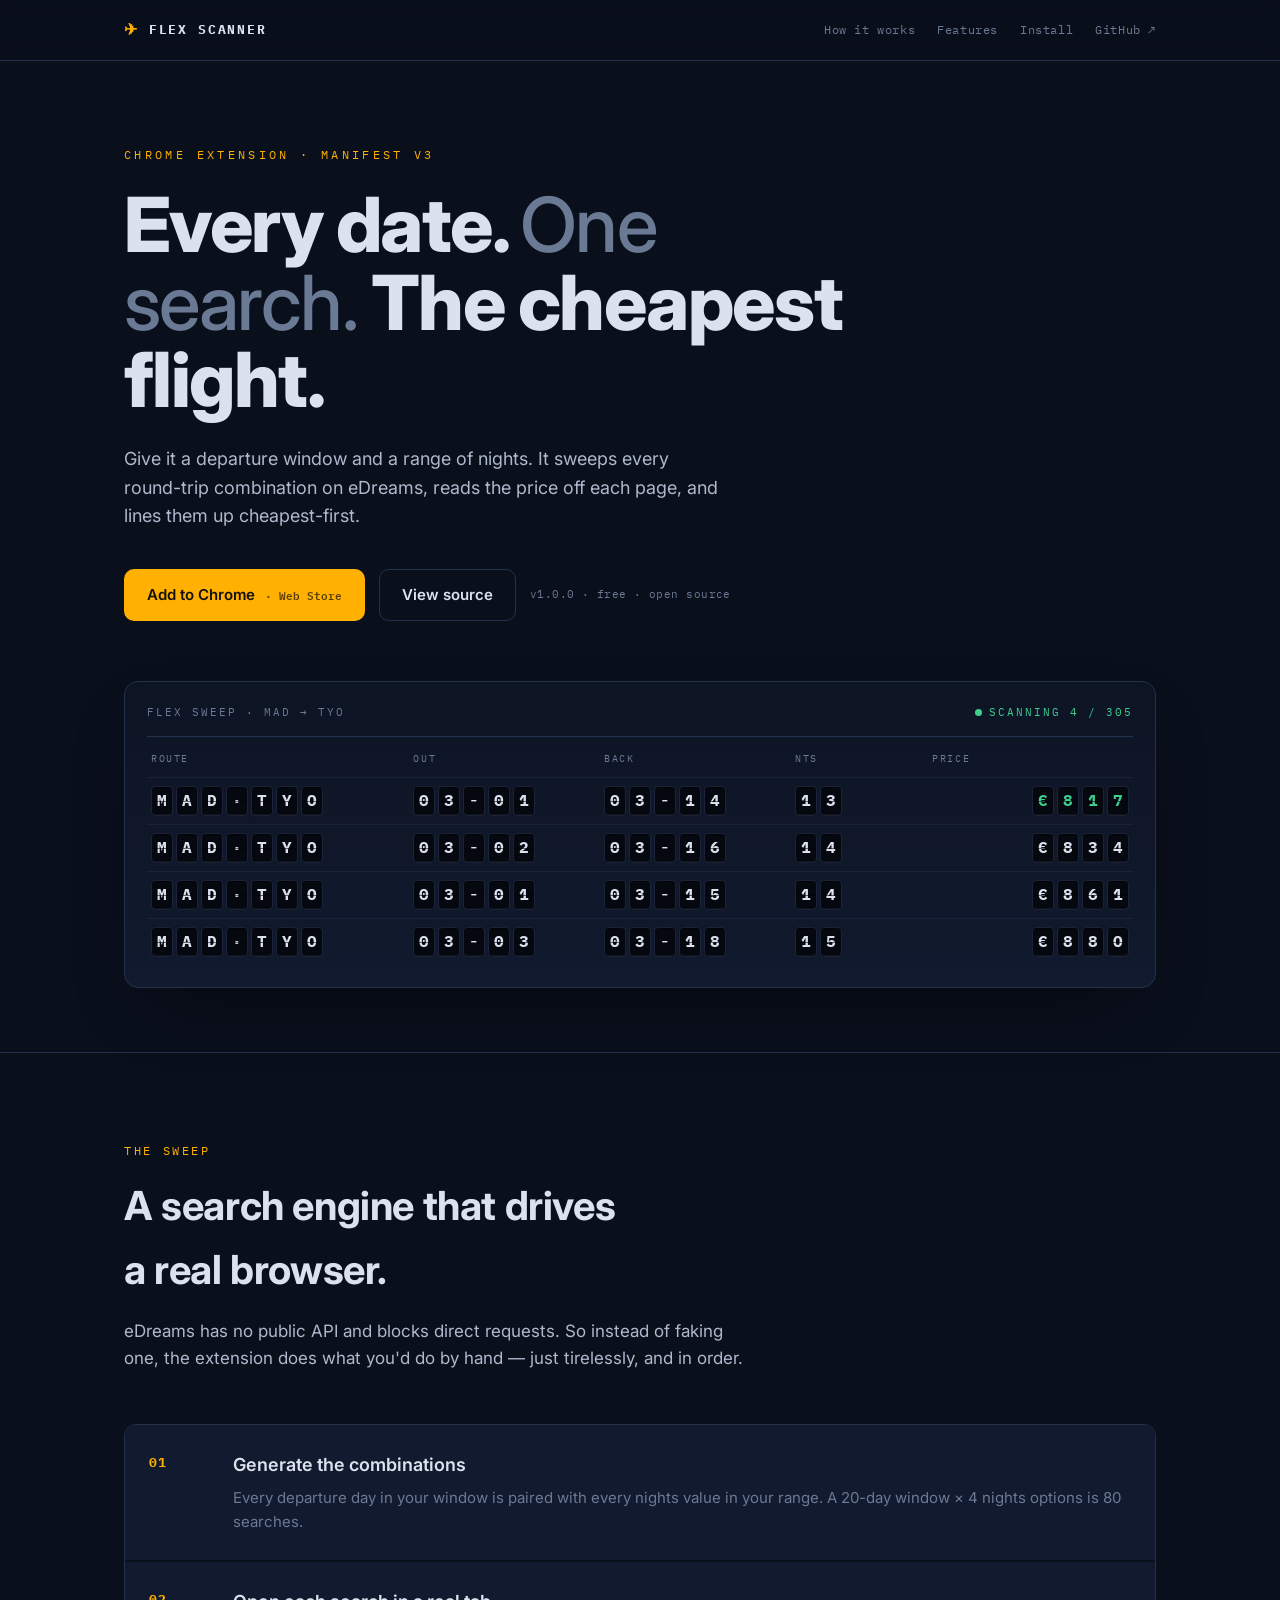
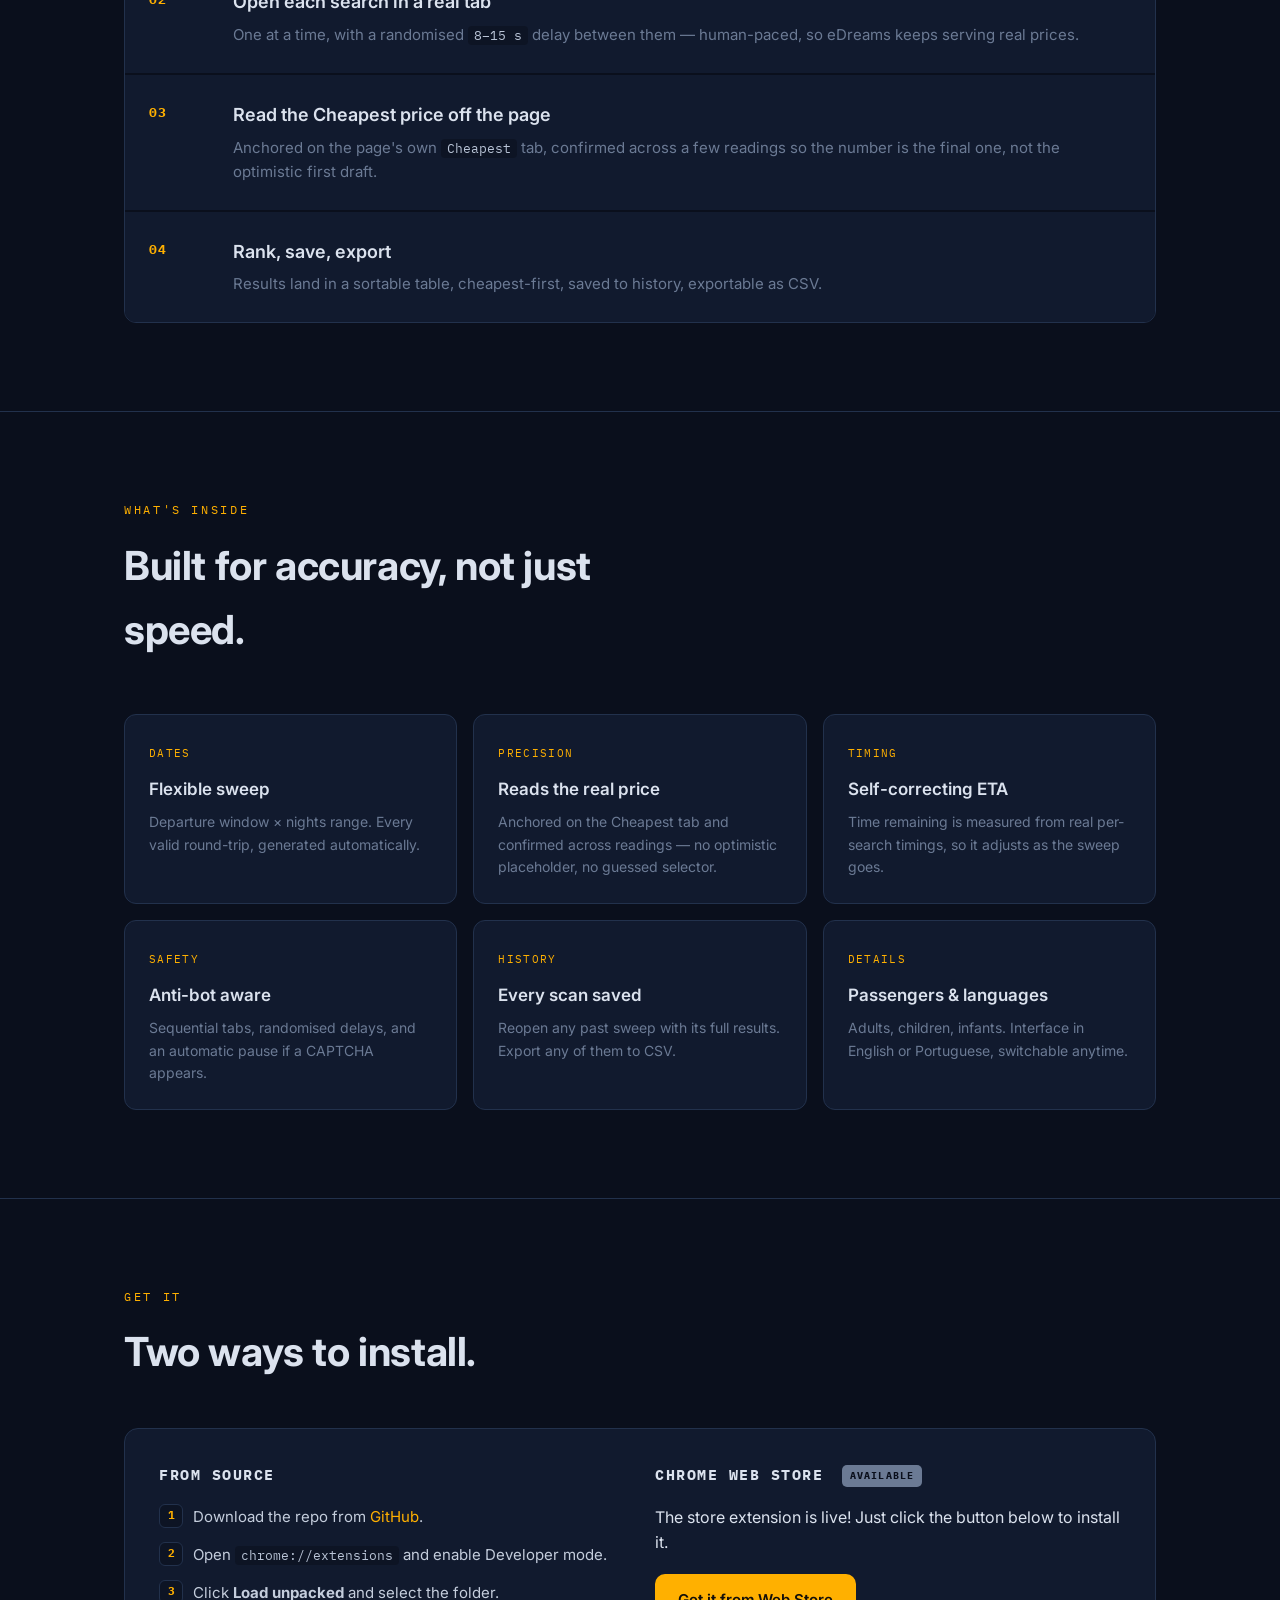
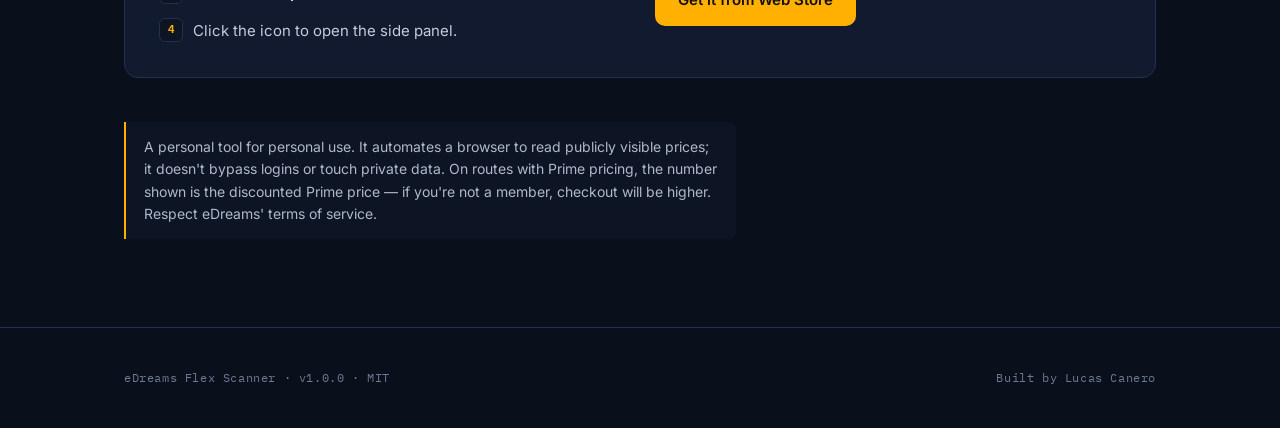
<file: docs/index.html>
<!DOCTYPE html>
<html lang="en">
<head>
<meta charset="UTF-8" />
<meta name="viewport" content="width=device-width, initial-scale=1.0" />
<title>eDreams Flex Scanner — cheapest flights across flexible dates</title>
<meta name="description" content="A Chrome extension that sweeps every date combination on eDreams and ranks the cheapest flights by number of nights." />
<link rel="preconnect" href="https://fonts.googleapis.com" />
<link rel="preconnect" href="https://fonts.gstatic.com" crossorigin />
<link href="https://fonts.googleapis.com/css2?family=IBM+Plex+Mono:wght@400;500;600;700&family=Inter:wght@400;500;600;700;800&display=swap" rel="stylesheet" />
<style>
  :root {
    --void: #0a0f1c;
    --void-2: #0d1424;
    --panel: #111a2e;
    --panel-2: #16223a;
    --line: #22314c;
    --text: #dbe2ee;
    --haze: #6b7a94;
    --amber: #ffb000;
    --jade: #3ecf8e;
    --mono: "IBM Plex Mono", ui-monospace, Menlo, Consolas, monospace;
    --sans: "Inter", system-ui, -apple-system, "Segoe UI", sans-serif;
  }

  * { box-sizing: border-box; margin: 0; padding: 0; }

  html { scroll-behavior: smooth; }

  body {
    background: var(--void);
    color: var(--text);
    font-family: var(--sans);
    line-height: 1.6;
    overflow-x: hidden;
  }

  a { color: inherit; }

  ::selection { background: var(--amber); color: #14100a; }

  .wrap { max-width: 1080px; margin: 0 auto; padding: 0 24px; }

  /* ---------- top bar ---------- */
  .topbar {
    position: sticky; top: 0; z-index: 50;
    background: rgba(10,15,28,0.82);
    backdrop-filter: blur(10px);
    border-bottom: 1px solid var(--line);
  }
  .topbar-inner {
    display: flex; align-items: center; justify-content: space-between;
    height: 60px;
  }
  .brand { display: flex; align-items: center; gap: 10px; font-family: var(--mono); font-weight: 700; letter-spacing: 0.14em; font-size: 13px; }
  .brand .glyph { color: var(--amber); font-size: 16px; }
  .topbar-links { display: flex; gap: 22px; align-items: center; font-family: var(--mono); font-size: 12px; letter-spacing: 0.05em; }
  .topbar-links a { color: var(--haze); text-decoration: none; transition: color .15s; }
  .topbar-links a:hover { color: var(--text); }
  .topbar-links a.ghhl:hover { color: var(--amber); }

  /* ---------- hero ---------- */
  .hero { padding: 84px 0 64px; position: relative; }
  .eyebrow {
    font-family: var(--mono); font-size: 12px; letter-spacing: 0.28em;
    text-transform: uppercase; color: var(--amber); margin-bottom: 22px;
  }
  .hero h1 {
    font-size: clamp(38px, 6.5vw, 76px);
    font-weight: 800; line-height: 1.02; letter-spacing: -0.02em;
    max-width: 15ch;
  }
  .hero h1 .thin { color: var(--haze); font-weight: 500; }
  .hero p.lead {
    margin-top: 26px; max-width: 54ch; font-size: 18px; color: #aeb9cc;
  }
  .cta-row { margin-top: 38px; display: flex; gap: 14px; flex-wrap: wrap; align-items: center; }

  .btn {
    display: inline-flex; align-items: center; gap: 10px;
    font-family: var(--sans); font-weight: 600; font-size: 15px;
    padding: 13px 22px; border-radius: 10px; text-decoration: none;
    border: 1px solid transparent; cursor: pointer; transition: transform .12s, filter .12s, border-color .15s;
  }
  .btn:active { transform: translateY(1px); }
  .btn-primary { background: var(--amber); color: #14100a; }
  .btn-primary:hover { filter: brightness(1.08); }
  .btn-primary .store { font-family: var(--mono); font-size: 11px; opacity: .7; }
  .btn-ghost { border-color: var(--line); color: var(--text); }
  .btn-ghost:hover { border-color: var(--haze); }
  .cta-note { font-family: var(--mono); font-size: 11px; color: var(--haze); letter-spacing: .04em; }

  /* ---------- split-flap board ---------- */
  .board {
    margin-top: 60px;
    background: linear-gradient(180deg, var(--void-2), var(--panel));
    border: 1px solid var(--line); border-radius: 14px;
    padding: 22px; box-shadow: 0 30px 80px -40px rgba(0,0,0,.8);
  }
  .board-head {
    display: flex; justify-content: space-between; align-items: center;
    font-family: var(--mono); font-size: 11px; letter-spacing: .18em;
    text-transform: uppercase; color: var(--haze);
    padding-bottom: 14px; margin-bottom: 14px; border-bottom: 1px solid var(--line);
  }
  .board-head .live { display: inline-flex; align-items: center; gap: 7px; color: var(--jade); }
  .board-head .dot { width: 7px; height: 7px; border-radius: 50%; background: var(--jade); animation: pulse 1.8s infinite; }
  @keyframes pulse { 0%,100%{opacity:1} 50%{opacity:.35} }

  .board-cols {
    display: grid; grid-template-columns: 1.4fr 1fr 1fr 0.7fr 1.1fr;
    gap: 12px; font-family: var(--mono); font-size: 10px; letter-spacing: .16em;
    text-transform: uppercase; color: var(--haze); padding: 0 4px 10px;
  }
  .board-row {
    display: grid; grid-template-columns: 1.4fr 1fr 1fr 0.7fr 1.1fr;
    gap: 12px; padding: 8px 4px; align-items: center;
    border-top: 1px solid rgba(34,49,76,.5);
  }
  .flaps { display: inline-flex; gap: 3px; }
  .flap {
    display: inline-flex; align-items: center; justify-content: center;
    min-width: 22px; height: 30px; padding: 0 5px;
    background: #05080f; color: var(--text);
    font-family: var(--mono); font-weight: 700; font-size: 16px;
    border-radius: 4px; border: 1px solid #1a2337;
    box-shadow: inset 0 -1px 0 rgba(255,255,255,.04), inset 0 1px 0 rgba(0,0,0,.5);
    position: relative;
  }
  .flap::after { content: ""; position: absolute; left: 0; right: 0; top: 50%; height: 1px; background: rgba(0,0,0,.55); }
  .flap.amber { color: var(--amber); }
  .flap.jade { color: var(--jade); }
  .board-row .price { justify-self: end; }

  /* ---------- section scaffolding ---------- */
  section { padding: 88px 0; border-top: 1px solid var(--line); }
  .sec-eyebrow {
    font-family: var(--mono); font-size: 12px; letter-spacing: .22em;
    text-transform: uppercase; color: var(--amber); margin-bottom: 14px;
  }
  .sec-title { font-size: clamp(26px, 3.6vw, 40px); font-weight: 700; letter-spacing: -0.01em; max-width: 20ch; }
  .sec-intro { margin-top: 16px; color: #aeb9cc; max-width: 58ch; font-size: 17px; }

  /* ---------- pipeline (a real sequence → numbers are honest) ---------- */
  .pipe { margin-top: 52px; display: grid; gap: 2px; border: 1px solid var(--line); border-radius: 12px; overflow: hidden; }
  .step {
    display: grid; grid-template-columns: 64px 1fr; gap: 20px;
    padding: 26px 24px; background: var(--panel);
    transition: background .15s;
  }
  .step:hover { background: var(--panel-2); }
  .step-n { font-family: var(--mono); font-size: 13px; font-weight: 700; color: var(--amber); letter-spacing: .1em; padding-top: 2px; }
  .step h3 { font-size: 18px; font-weight: 600; margin-bottom: 6px; }
  .step p { color: var(--haze); font-size: 15px; }
  .step p code { font-family: var(--mono); color: #b9c4d6; background: var(--void-2); padding: 1px 6px; border-radius: 4px; font-size: 13px; }

  /* ---------- feature grid ---------- */
  .grid { margin-top: 52px; display: grid; grid-template-columns: repeat(3, 1fr); gap: 16px; }
  .card {
    background: var(--panel); border: 1px solid var(--line);
    border-radius: 12px; padding: 24px; transition: transform .12s, border-color .15s;
  }
  .card:hover { transform: translateY(-3px); border-color: #2c3d5c; }
  .card .tag { font-family: var(--mono); font-size: 11px; letter-spacing: .12em; text-transform: uppercase; color: var(--amber); }
  .card h3 { font-size: 17px; font-weight: 600; margin: 12px 0 8px; }
  .card p { color: var(--haze); font-size: 14px; }

  /* ---------- install ---------- */
  .install-box {
    margin-top: 44px; background: var(--panel); border: 1px solid var(--line);
    border-radius: 14px; padding: 34px;
  }
  .install-grid { display: grid; grid-template-columns: 1fr 1fr; gap: 30px; }
  .install-col h3 { font-size: 15px; font-family: var(--mono); letter-spacing: .1em; text-transform: uppercase; color: var(--text); margin-bottom: 18px; }
  .install-col.soon h3 { color: var(--haze); }
  ol.steps { list-style: none; counter-reset: s; display: grid; gap: 14px; }
  ol.steps li { counter-increment: s; position: relative; padding-left: 34px; font-size: 15px; color: #c4cddc; }
  ol.steps li::before {
    content: counter(s); position: absolute; left: 0; top: -1px;
    width: 22px; height: 22px; border-radius: 6px; background: var(--void-2);
    border: 1px solid var(--line); color: var(--amber);
    font-family: var(--mono); font-size: 11px; font-weight: 700;
    display: flex; align-items: center; justify-content: center;
  }
  ol.steps li code { font-family: var(--mono); color: #b9c4d6; background: var(--void-2); padding: 1px 6px; border-radius: 4px; font-size: 13px; }
  .soon-badge { display: inline-block; font-family: var(--mono); font-size: 10px; letter-spacing: .12em; text-transform: uppercase; color: var(--void); background: var(--haze); padding: 3px 8px; border-radius: 5px; margin-left: 8px; vertical-align: middle; }
  .install-col.soon p { color: var(--haze); font-size: 14px; }

  /* ---------- disclaimer + footer ---------- */
  .note {
    margin-top: 44px; border-left: 2px solid var(--amber);
    padding: 14px 18px; background: var(--void-2); border-radius: 0 8px 8px 0;
    font-size: 14px; color: #aeb9cc; max-width: 68ch;
  }
  footer { border-top: 1px solid var(--line); padding: 40px 0; }
  .foot-inner { display: flex; justify-content: space-between; align-items: center; flex-wrap: wrap; gap: 16px; font-family: var(--mono); font-size: 12px; color: var(--haze); letter-spacing: .05em; }
  .foot-inner a { color: var(--haze); text-decoration: none; }
  .foot-inner a:hover { color: var(--amber); }

  @media (max-width: 760px) {
    .grid { grid-template-columns: 1fr; }
    .install-grid { grid-template-columns: 1fr; }
    .topbar-links a:not(.ghhl) { display: none; }
    .board-cols, .board-row { grid-template-columns: 1.3fr 1fr 0.9fr; }
    .board-cols span:nth-child(4), .board-cols span:nth-child(5),
    .board-row > *:nth-child(4), .board-row > *:nth-child(5) { display: none; }
    .board-row .price { display: inline-flex !important; justify-self: start; }
    .board-cols span.price-col { display: inline-block !important; }
  }

  @media (prefers-reduced-motion: reduce) {
    .dot { animation: none; }
    html { scroll-behavior: auto; }
  }
</style>
</head>
<body>

<div class="topbar">
  <div class="wrap topbar-inner">
    <div class="brand"><span class="glyph">✈</span> FLEX&nbsp;SCANNER</div>
    <nav class="topbar-links">
      <a href="#how">How it works</a>
      <a href="#features">Features</a>
      <a href="#install">Install</a>
      <a class="ghhl" href="https://github.com/lucascanero/edreams-flex-scanner">GitHub ↗</a>
    </nav>
  </div>
</div>

<header class="hero">
  <div class="wrap">
    <div class="eyebrow">Chrome extension · Manifest V3</div>
    <h1>Every date. <span class="thin">One search.</span> The cheapest flight.</h1>
    <p class="lead">
      Give it a departure window and a range of nights. It sweeps every
      round-trip combination on eDreams, reads the price off each page, and
      lines them up cheapest-first.
    </p>
    <div class="cta-row">
      <a class="btn btn-primary" id="store-btn" href="#install">
        Install <span class="store">· from source</span>
      </a>
      <a class="btn btn-ghost" href="https://github.com/lucascanero/edreams-flex-scanner">View source</a>
      <span class="cta-note">v1.0.0 · free · open source</span>
    </div>

    <!-- signature: split-flap departures board -->
    <div class="board" aria-hidden="true">
      <div class="board-head">
        <span>Flex Sweep · MAD → TYO</span>
        <span class="live"><span class="dot"></span> scanning 4 / 305</span>
      </div>
      <div class="board-cols">
        <span>Route</span><span>Out</span><span>Back</span><span>Nts</span><span class="price-col">Price</span>
      </div>
      <div id="board-body"></div>
    </div>
  </div>
</header>

<section id="how">
  <div class="wrap">
    <div class="sec-eyebrow">The sweep</div>
    <h2 class="sec-title">A search engine that drives a real browser.</h2>
    <p class="sec-intro">
      eDreams has no public API and blocks direct requests. So instead of faking
      one, the extension does what you'd do by hand — just tirelessly, and in
      order.
    </p>

    <div class="pipe">
      <div class="step">
        <div class="step-n">01</div>
        <div>
          <h3>Generate the combinations</h3>
          <p>Every departure day in your window is paired with every nights value in your range. A 20-day window × 4 nights options is 80 searches.</p>
        </div>
      </div>
      <div class="step">
        <div class="step-n">02</div>
        <div>
          <h3>Open each search in a real tab</h3>
          <p>One at a time, with a randomised <code>8–15 s</code> delay between them — human-paced, so eDreams keeps serving real prices.</p>
        </div>
      </div>
      <div class="step">
        <div class="step-n">03</div>
        <div>
          <h3>Read the Cheapest price off the page</h3>
          <p>Anchored on the page's own <code>Cheapest</code> tab, confirmed across a few readings so the number is the final one, not the optimistic first draft.</p>
        </div>
      </div>
      <div class="step">
        <div class="step-n">04</div>
        <div>
          <h3>Rank, save, export</h3>
          <p>Results land in a sortable table, cheapest-first, saved to history, exportable as CSV.</p>
        </div>
      </div>
    </div>
  </div>
</section>

<section id="features">
  <div class="wrap">
    <div class="sec-eyebrow">What's inside</div>
    <h2 class="sec-title">Built for accuracy, not just speed.</h2>

    <div class="grid">
      <div class="card">
        <span class="tag">Dates</span>
        <h3>Flexible sweep</h3>
        <p>Departure window × nights range. Every valid round-trip, generated automatically.</p>
      </div>
      <div class="card">
        <span class="tag">Precision</span>
        <h3>Reads the real price</h3>
        <p>Anchored on the Cheapest tab and confirmed across readings — no optimistic placeholder, no guessed selector.</p>
      </div>
      <div class="card">
        <span class="tag">Timing</span>
        <h3>Self-correcting ETA</h3>
        <p>Time remaining is measured from real per-search timings, so it adjusts as the sweep goes.</p>
      </div>
      <div class="card">
        <span class="tag">Safety</span>
        <h3>Anti-bot aware</h3>
        <p>Sequential tabs, randomised delays, and an automatic pause if a CAPTCHA appears.</p>
      </div>
      <div class="card">
        <span class="tag">History</span>
        <h3>Every scan saved</h3>
        <p>Reopen any past sweep with its full results. Export any of them to CSV.</p>
      </div>
      <div class="card">
        <span class="tag">Details</span>
        <h3>Passengers &amp; languages</h3>
        <p>Adults, children, infants. Interface in English or Portuguese, switchable anytime.</p>
      </div>
    </div>
  </div>
</section>

<section id="install">
  <div class="wrap">
    <div class="sec-eyebrow">Get it</div>
    <h2 class="sec-title">Two ways to install.</h2>

    <div class="install-box">
      <div class="install-grid">
        <div class="install-col">
          <h3>From source</h3>
          <ol class="steps">
            <li>Download the repo from <a href="https://github.com/lucascanero/edreams-flex-scanner" style="color:var(--amber);text-decoration:none">GitHub</a>.</li>
            <li>Open <code>chrome://extensions</code> and enable Developer mode.</li>
            <li>Click <strong>Load unpacked</strong> and select the folder.</li>
            <li>Click the icon to open the side panel.</li>
          </ol>
        </div>
        <div class="install-col">
          <h3>Chrome Web Store <span class="soon-badge">available</span></h3>
          <p>
            The store extension is live! Just click the button below to install it.
          </p>
          <a class="btn btn-primary" href="https://chromewebstore.google.com/detail/edreams-flex-scanner/fpoclmpdbkkjehijinokcdfcekdklpdp" style="margin-top:18px">Get it from Web Store</a>
        </div>
      </div>
    </div>

    <div class="note">
      A personal tool for personal use. It automates a browser to read publicly
      visible prices; it doesn't bypass logins or touch private data. On routes
      with Prime pricing, the number shown is the discounted Prime price — if
      you're not a member, checkout will be higher. Respect eDreams' terms of
      service.
    </div>
  </div>
</section>

<footer>
  <div class="wrap foot-inner">
    <span>eDreams Flex Scanner · v1.0.0 · MIT</span>
    <span>Built by <a href="https://github.com/lucascanero">Lucas Canero</a></span>
  </div>
</footer>

<script>
  const STORE_URL = "https://chromewebstore.google.com/detail/edreams-flex-scanner/fpoclmpdbkkjehijinokcdfcekdklpdp";
  if (STORE_URL) {
    const btn = document.getElementById("store-btn");
    btn.href = STORE_URL;
    btn.innerHTML = 'Add to Chrome <span class="store">· Web Store</span>';
  }

  // Split-flap board: animate a few result rows flipping into place.
  (function () {
    const rows = [
      { route: "MAD·TYO", out: "03-01", back: "03-14", nts: "13", price: "817", cls: "jade" },
      { route: "MAD·TYO", out: "03-02", back: "03-16", nts: "14", price: "834", cls: "" },
      { route: "MAD·TYO", out: "03-01", back: "03-15", nts: "14", price: "861", cls: "" },
      { route: "MAD·TYO", out: "03-03", back: "03-18", nts: "15", price: "889", cls: "" }
    ];
    const CHARS = "ABCDEFGHIJKLMNOPQRSTUVWXYZ0123456789·-. ";
    const body = document.getElementById("board-body");
    const reduce = !!(window.matchMedia && window.matchMedia("(prefers-reduced-motion: reduce)").matches);

    function flapsFor(text, cls) {
      const wrap = document.createElement("span");
      wrap.className = "flaps";
      [...text].forEach((ch) => {
        const f = document.createElement("span");
        f.className = "flap" + (cls ? " " + cls : "");
        f.textContent = reduce ? ch : " ";
        f.dataset.target = ch;
        wrap.appendChild(f);
      });
      return wrap;
    }

    rows.forEach((r) => {
      const row = document.createElement("div");
      row.className = "board-row";
      const route = document.createElement("span"); route.appendChild(flapsFor(r.route, ""));
      const out = document.createElement("span"); out.appendChild(flapsFor(r.out, ""));
      const back = document.createElement("span"); back.appendChild(flapsFor(r.back, ""));
      const nts = document.createElement("span"); nts.appendChild(flapsFor(r.nts, ""));
      const price = document.createElement("span"); price.className = "price"; price.appendChild(flapsFor("€" + r.price, r.cls));
      row.append(route, out, back, nts, price);
      body.appendChild(row);
    });

    if (reduce) return;

    // flip animation: cycle each flap through random chars to its target
    const flaps = [...document.querySelectorAll(".flap")];
    flaps.forEach((f, i) => {
      const target = f.dataset.target;
      let ticks = 6 + Math.floor(Math.random() * 8) + Math.floor(i / 4);
      const iv = setInterval(() => {
        if (ticks <= 0) { f.textContent = target; clearInterval(iv); return; }
        f.textContent = CHARS[Math.floor(Math.random() * CHARS.length)];
        ticks--;
      }, 55);
    });
  })();
</script>

</body>
</html>
</file>
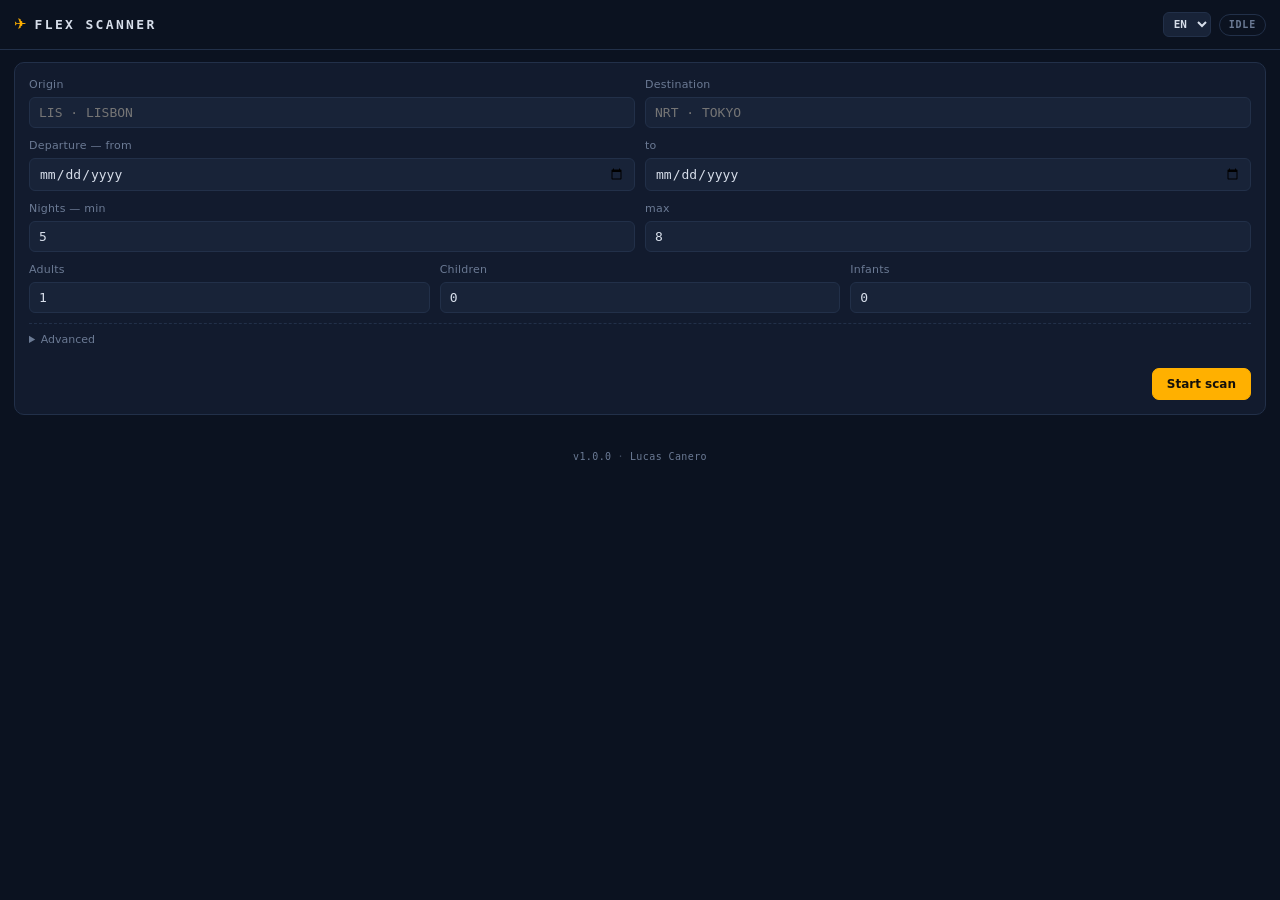
<file: sidepanel.html>
<!DOCTYPE html>
<html lang="pt">

<head>
  <meta charset="UTF-8" />
  <meta name="viewport" content="width=device-width, initial-scale=1.0" />
  <title>eDreams Flex Scanner</title>
  <link rel="stylesheet" href="sidepanel.css" />
</head>

<body>
  <header>
    <div class="brand">
      <span class="brand-glyph">✈</span>
      <h1>FLEX&nbsp;SCANNER</h1>
    </div>
    <div class="header-right">
      <select id="lang-select" aria-label="Language">
        <option value="en">EN</option>
        <option value="pt">PT</option>
      </select>
      <span id="status-pill" class="pill idle" data-i18n="status_idle">idle</span>
    </div>
  </header>

  <main>
    <!-- CONFIG -->
    <section id="config" class="card">
      <div class="row">
        <label data-i18n="from">Origin
          <div class="combo">
            <input id="from" type="text" placeholder="LIS · Lisbon" autocomplete="off" role="combobox"
              aria-autocomplete="list" aria-expanded="false" />
            <div class="combo-list" id="from-list" role="listbox"></div>
          </div>
        </label>
        <label data-i18n="to">Destination
          <div class="combo">
            <input id="to" type="text" placeholder="NRT · Tokyo" autocomplete="off" role="combobox"
              aria-autocomplete="list" aria-expanded="false" />
            <div class="combo-list" id="to-list" role="listbox"></div>
          </div>
        </label>
      </div>
      <div class="row">
        <label data-i18n="dep_from">Departure — from
          <input id="dep-start" type="date" />
        </label>
        <label data-i18n="dep_to">to
          <input id="dep-end" type="date" />
        </label>
      </div>
      <div class="row">
        <label data-i18n="nights_min">Nights — min
          <input id="nights-min" type="number" min="1" max="60" value="5" />
        </label>
        <label data-i18n="nights_max">max
          <input id="nights-max" type="number" min="1" max="60" value="8" />
        </label>
      </div>
      <div class="row row-3">
        <label data-i18n="adults">Adults
          <input id="pax-adults" type="number" min="1" max="9" value="1" />
        </label>
        <label data-i18n="children">Children
          <input id="pax-children" type="number" min="0" max="9" value="0" />
        </label>
        <label data-i18n="infants">Infants
          <input id="pax-infants" type="number" min="0" max="9" value="0" />
        </label>
      </div>

      <details>
        <summary data-i18n="advanced">Advanced</summary>
        <label data-i18n="domain">Domain
          <select id="domain">
            <option value="www.edreams.pt">edreams.pt</option>
            <option value="www.edreams.es">edreams.es</option>
            <option value="www.edreams.com" selected>edreams.com</option>
          </select>
        </label>
        <label data-i18n="url_template">URL template <span class="hint" data-i18n="url_tokens">tokens: {domain} {from}
            {to} {dep} {ret} {pax}</span>
          <textarea id="url-template" rows="3"></textarea>
        </label>
        <div class="row">
          <label data-i18n="delay_min">Delay min (s)
            <input id="delay-min" type="number" min="0" max="120" value="0" />
          </label>
          <label data-i18n="delay_max">Delay max (s)
            <input id="delay-max" type="number" min="0" max="180" value="0" />
          </label>
        </div>
        <div class="row">
          <label data-i18n="timeout">Timeout/search (s)
            <input id="hard-timeout" type="number" min="20" max="180" value="60" />
          </label>
        </div>
        <label class="check"><input id="keep-tabs" type="checkbox" /> <span data-i18n="keep_tabs">keep tabs
            open</span></label>
      </details>

      <p id="combo-count" class="combo-count"></p>

      <div class="actions">
        <button id="btn-start" class="primary" data-i18n="btn_start">Start scan</button>
      </div>
    </section>

    <!-- PROGRESS -->
    <section id="progress" class="card hidden">
      <div class="progress-head">
        <span id="progress-label">0 / 0</span>
        <span id="progress-eta" class="mono"></span>
      </div>
      <div class="progress-sub"><span id="progress-current" class="mono"></span></div>
      <div class="bar">
        <div id="bar-fill"></div>
      </div>
      <div class="actions">
        <button id="btn-pause" class="ghost" data-i18n="btn_pause">Pause</button>
        <button id="btn-stop" class="danger" data-i18n="btn_stop">Cancel</button>
      </div>
    </section>

    <!-- RESULTS -->
    <section id="results-card" class="card hidden">
      <div class="results-head">
        <h2><span data-i18n="results">Results</span> <span id="results-meta" class="hint"></span></h2>
        <div>
          <select id="filter-nights">
            <option value="" data-i18n="all_nights">all nights</option>
          </select>
          <button id="btn-csv" class="ghost small">CSV</button>
        </div>
      </div>
      <table id="results">
        <thead>
          <tr>
            <th data-k="price" class="sortable">€ ▾</th>
            <th data-k="dep" class="sortable" data-i18n="th_dep">out</th>
            <th data-k="ret" class="sortable" data-i18n="th_ret">back</th>
            <th data-k="nights" class="sortable" data-i18n="th_nts">nts</th>
            <th></th>
          </tr>
        </thead>
        <tbody id="results-body"></tbody>
      </table>
    </section>

    <!-- HISTORY -->
    <section id="history-card" class="card hidden">
      <div class="results-head">
        <h2 data-i18n="history">History</h2>
        <button id="btn-clear-history" class="ghost small" data-i18n="clear">clear</button>
      </div>
      <div id="history-list"></div>
    </section>

    <p id="warnings" class="warn hidden"></p>
  </main>

  <footer id="app-footer">
    <span id="app-version">v1.0.0</span>
    <span class="sep">·</span>
    <a href="https://github.com/lucascanero" target="_blank" rel="noopener noreferrer">Lucas Canero</a>
  </footer>

  <script src="airports.js"></script>
  <script src="metros.js"></script>
  <script src="sidepanel.js"></script>
</body>

</html>
</file>
<file: sidepanel.css>
/* Estética: painel de partidas de aeroporto — fundo noturno, dados em
   monospace, preços em âmbar (split-flap). Uma assinatura, resto contido. */

:root {
  --bg: #0b1220;
  --panel: #121b2e;
  --panel-2: #182338;
  --line: #223049;
  --text: #d7deea;
  --muted: #6b7a94;
  --amber: #ffb000;
  --green: #3ecf8e;
  --red: #e5484d;
  --mono: "IBM Plex Mono", ui-monospace, "SF Mono", Menlo, Consolas, monospace;
  --sans: "Inter", system-ui, -apple-system, "Segoe UI", sans-serif;
}

* { box-sizing: border-box; }

body {
  margin: 0;
  background: var(--bg);
  color: var(--text);
  font: 13px/1.45 var(--sans);
}

header {
  display: flex;
  justify-content: space-between;
  align-items: center;
  padding: 12px 14px;
  border-bottom: 1px solid var(--line);
  position: sticky;
  top: 0;
  background: var(--bg);
  z-index: 2;
}

.brand { display: flex; align-items: center; gap: 8px; }
.brand-glyph { color: var(--amber); font-size: 15px; }

h1 {
  font: 700 13px/1 var(--mono);
  letter-spacing: 0.18em;
  margin: 0;
  color: var(--text);
}

h2 { font: 600 13px var(--sans); margin: 0; }

.header-right { display: flex; align-items: center; gap: 8px; }
#lang-select {
  width: auto;
  font: 600 11px var(--mono);
  padding: 4px 6px;
  background: var(--panel-2);
}

.pill {
  font: 600 10px/1 var(--mono);
  letter-spacing: 0.08em;
  text-transform: uppercase;
  padding: 5px 9px;
  border-radius: 999px;
  border: 1px solid var(--line);
}
.pill.idle    { color: var(--muted); }
.pill.running { color: var(--green); border-color: var(--green); }
.pill.paused  { color: var(--amber); border-color: var(--amber); }
.pill.blocked { color: var(--red);   border-color: var(--red); }

main { padding: 12px 14px 24px; display: grid; gap: 12px; }

.card {
  background: var(--panel);
  border: 1px solid var(--line);
  border-radius: 10px;
  padding: 14px;
  display: grid;
  gap: 10px;
}

.hidden { display: none !important; }

.row { display: grid; grid-template-columns: 1fr 1fr; gap: 10px; }
.row-3 { grid-template-columns: 1fr 1fr 1fr; }

.combo { position: relative; }
.combo-list {
  position: absolute;
  top: calc(100% + 4px);
  left: 0;
  right: 0;
  z-index: 30;
  background: var(--panel-2);
  border: 1px solid var(--line);
  border-radius: 8px;
  max-height: 240px;
  overflow-y: auto;
  display: none;
  box-shadow: 0 12px 32px -12px rgba(0, 0, 0, 0.7);
}
.combo-list.open { display: block; }
.combo-opt {
  display: flex;
  align-items: baseline;
  gap: 8px;
  padding: 8px 10px;
  cursor: pointer;
  border-bottom: 1px solid rgba(34, 49, 76, 0.5);
}
.combo-opt:last-child { border-bottom: none; }
.combo-opt.active, .combo-opt:hover { background: var(--panel); }
.combo-opt .iata {
  font: 700 12px var(--mono);
  color: var(--amber);
  letter-spacing: 0.05em;
  min-width: 30px;
}
.combo-opt .city { font: 400 12px var(--sans); color: var(--text); }
.combo-opt .country { font: 400 10px var(--mono); color: var(--muted); margin-left: auto; }
.combo-opt.metro { background: rgba(255, 176, 0, 0.06); border-bottom: 1px solid rgba(255, 176, 0, 0.2); }
.combo-opt.metro:hover, .combo-opt.metro.active { background: rgba(255, 176, 0, 0.12); }
.combo-opt.metro .iata { color: var(--amber); }
.combo-opt.metro .city em { font-style: normal; color: var(--amber); font-size: 10px; font-family: var(--mono); letter-spacing: 0.02em; }
.combo-empty { padding: 10px; font: 11px var(--mono); color: var(--muted); text-align: center; }

label {
  display: grid;
  gap: 4px;
  font-size: 11px;
  color: var(--muted);
  letter-spacing: 0.02em;
}

label.check {
  grid-template-columns: auto 1fr;
  align-items: center;
  gap: 8px;
  align-self: end;
  padding-bottom: 8px;
  color: var(--text);
}

input, select, textarea {
  background: var(--panel-2);
  border: 1px solid var(--line);
  border-radius: 6px;
  color: var(--text);
  font: 13px var(--mono);
  padding: 7px 9px;
  width: 100%;
}
input:focus, select:focus, textarea:focus, button:focus-visible {
  outline: 2px solid var(--amber);
  outline-offset: 1px;
}
input[type="checkbox"] { width: auto; }
#from, #to { text-transform: uppercase; }

textarea { resize: vertical; font-size: 11px; }

details { border-top: 1px dashed var(--line); padding-top: 8px; display: grid; gap: 10px; }
summary { cursor: pointer; color: var(--muted); font-size: 11px; }

.hint { color: var(--muted); font-size: 10px; font-weight: 400; }
.mono { font-family: var(--mono); }

.combo-count { margin: 0; font: 12px var(--mono); color: var(--amber); }

.actions { display: flex; gap: 8px; justify-content: flex-end; }

button {
  font: 600 12px var(--sans);
  border-radius: 7px;
  padding: 8px 14px;
  cursor: pointer;
  border: 1px solid var(--line);
  background: var(--panel-2);
  color: var(--text);
}
button.primary { background: var(--amber); border-color: var(--amber); color: #14100a; }
button.primary:hover { filter: brightness(1.08); }
button.ghost:hover { border-color: var(--muted); }
button.danger { color: var(--red); border-color: var(--red); background: transparent; }
button.small { padding: 5px 10px; font-size: 11px; }
button:disabled { opacity: 0.45; cursor: not-allowed; }

.progress-head { display: flex; justify-content: space-between; font: 12px var(--mono); }
#progress-eta { color: var(--amber); }
.progress-sub { margin-top: 4px; }
#progress-current { color: var(--muted); font: 11px var(--mono); }

.bar {
  height: 6px;
  background: var(--panel-2);
  border-radius: 999px;
  overflow: hidden;
}
#bar-fill {
  height: 100%;
  width: 0%;
  background: var(--amber);
  transition: width 0.4s ease;
}

#capture-info { margin: 0; word-break: break-all; }

.results-head { display: flex; justify-content: space-between; align-items: center; gap: 8px; }
.results-head select { width: auto; font-size: 11px; padding: 5px 7px; }

table { width: 100%; border-collapse: collapse; font: 12px var(--mono); }
th {
  text-align: left;
  color: var(--muted);
  font-weight: 600;
  font-size: 10px;
  letter-spacing: 0.1em;
  text-transform: uppercase;
  padding: 6px 6px;
  border-bottom: 1px solid var(--line);
}
th.sortable { cursor: pointer; }
th.sortable:hover { color: var(--text); }
td {
  padding: 7px 6px;
  border-bottom: 1px solid var(--line);
  white-space: nowrap;
}
tbody tr:hover { background: var(--panel-2); }
td.price { color: var(--amber); font-weight: 700; }
td.price-prime { color: var(--green); font-weight: 600; }
td.muted { color: var(--muted); }
td.best  { position: relative; }
td.best::before { content: "▸"; color: var(--green); position: absolute; left: -4px; }
td a { color: var(--muted); text-decoration: none; }
td a:hover { color: var(--text); }

.debug-log {
  font: 10px/1.5 var(--mono);
  color: var(--muted);
  background: var(--panel-2);
  border: 1px solid var(--line);
  border-radius: 6px;
  padding: 8px;
  max-height: 220px;
  overflow: auto;
  white-space: pre-wrap;
  word-break: break-all;
  margin: 0;
}

#history-list { display: grid; gap: 8px; }
.history-item {
  border: 1px solid var(--line);
  border-radius: 8px;
  padding: 9px 10px;
  display: grid;
  gap: 4px;
}
.history-item:hover { background: var(--panel-2); }
.hi-main { display: flex; justify-content: space-between; align-items: baseline; }
.hi-route { font: 600 13px var(--mono); color: var(--text); }
.hi-best { font: 700 13px var(--mono); color: var(--amber); }
.hi-meta { font: 10px var(--mono); color: var(--muted); }
.hi-actions { display: flex; gap: 6px; justify-content: flex-end; margin-top: 2px; }

.warn {
  color: var(--red);
  font: 12px var(--mono);
  border: 1px solid var(--red);
  border-radius: 8px;
  padding: 10px 12px;
  margin: 0;
}

#app-footer {
  display: flex;
  align-items: center;
  justify-content: center;
  gap: 6px;
  padding: 12px 14px 18px;
  font: 10px var(--mono);
  color: var(--muted);
  letter-spacing: 0.04em;
}
#app-footer a { color: var(--muted); text-decoration: none; }
#app-footer a:hover { color: var(--amber); }
#app-footer .sep { opacity: 0.5; }

@media (prefers-reduced-motion: reduce) {
  #bar-fill { transition: none; }
}
</file>
